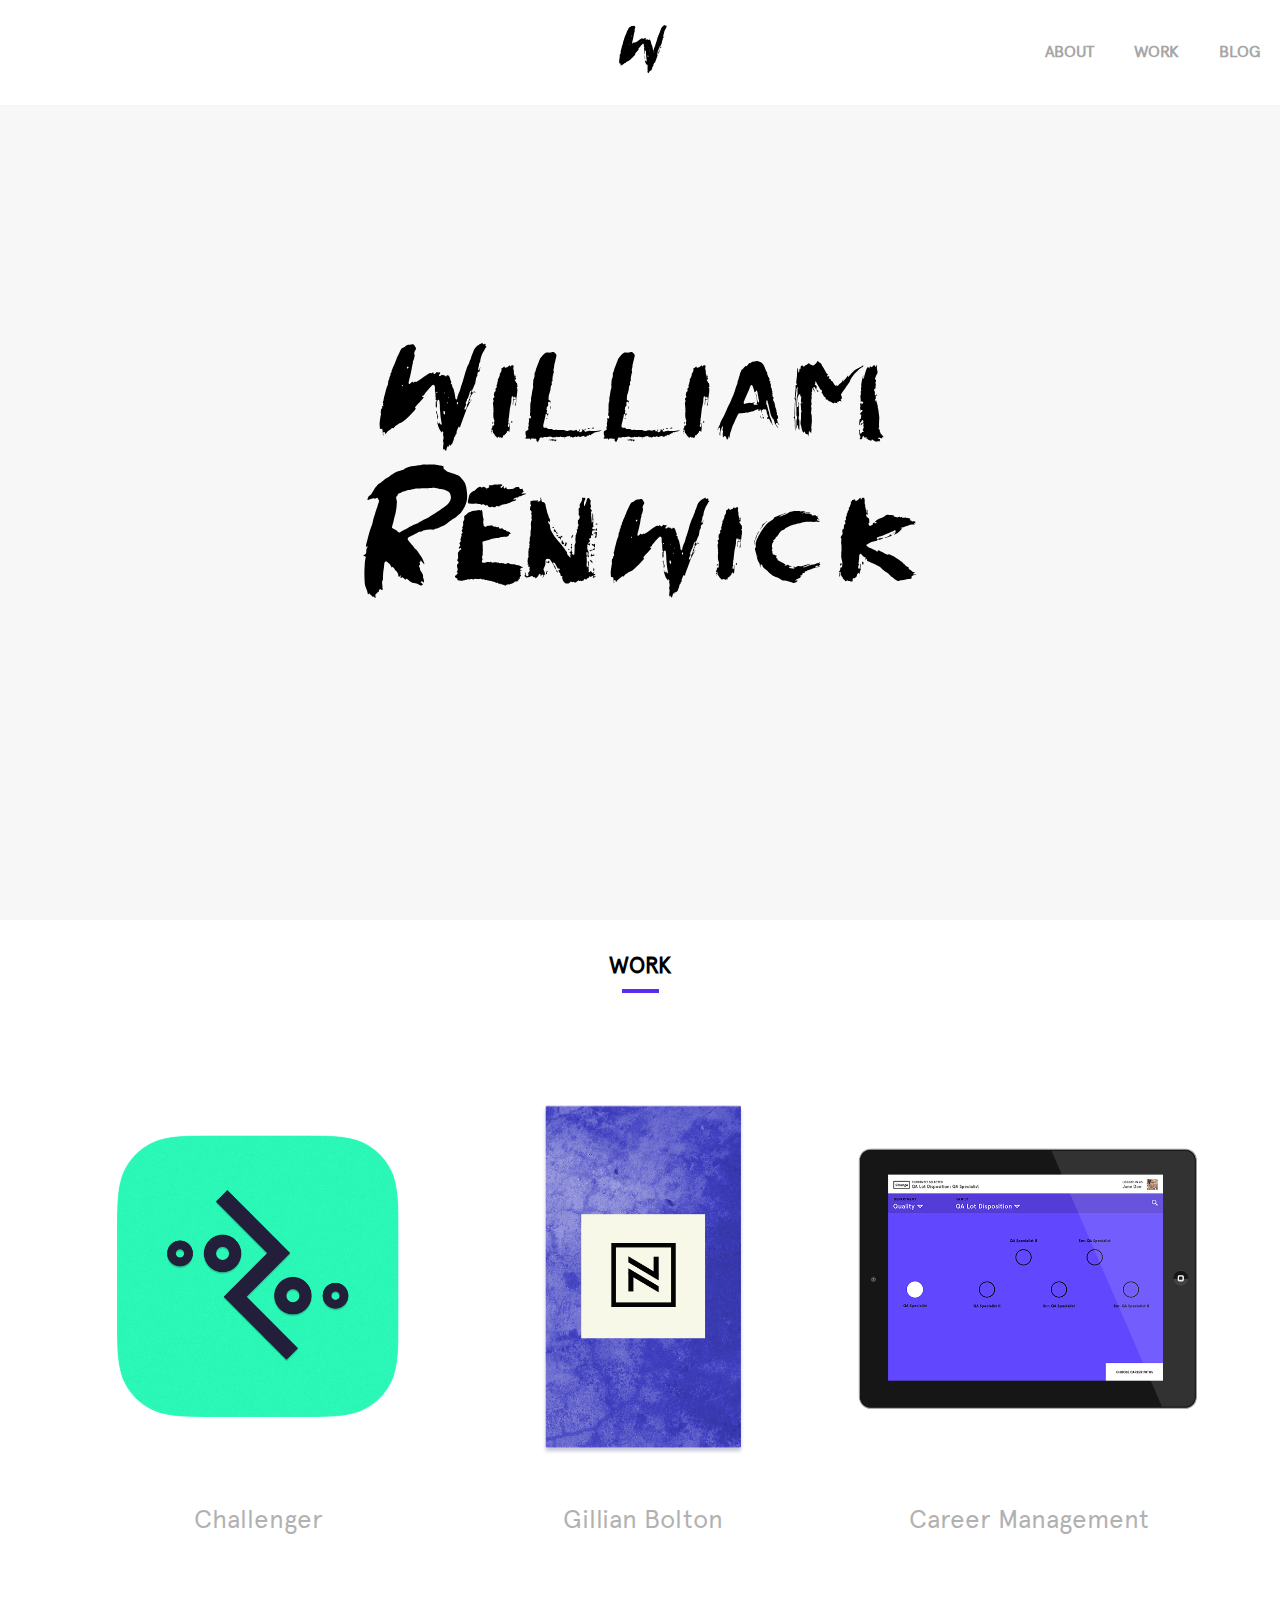
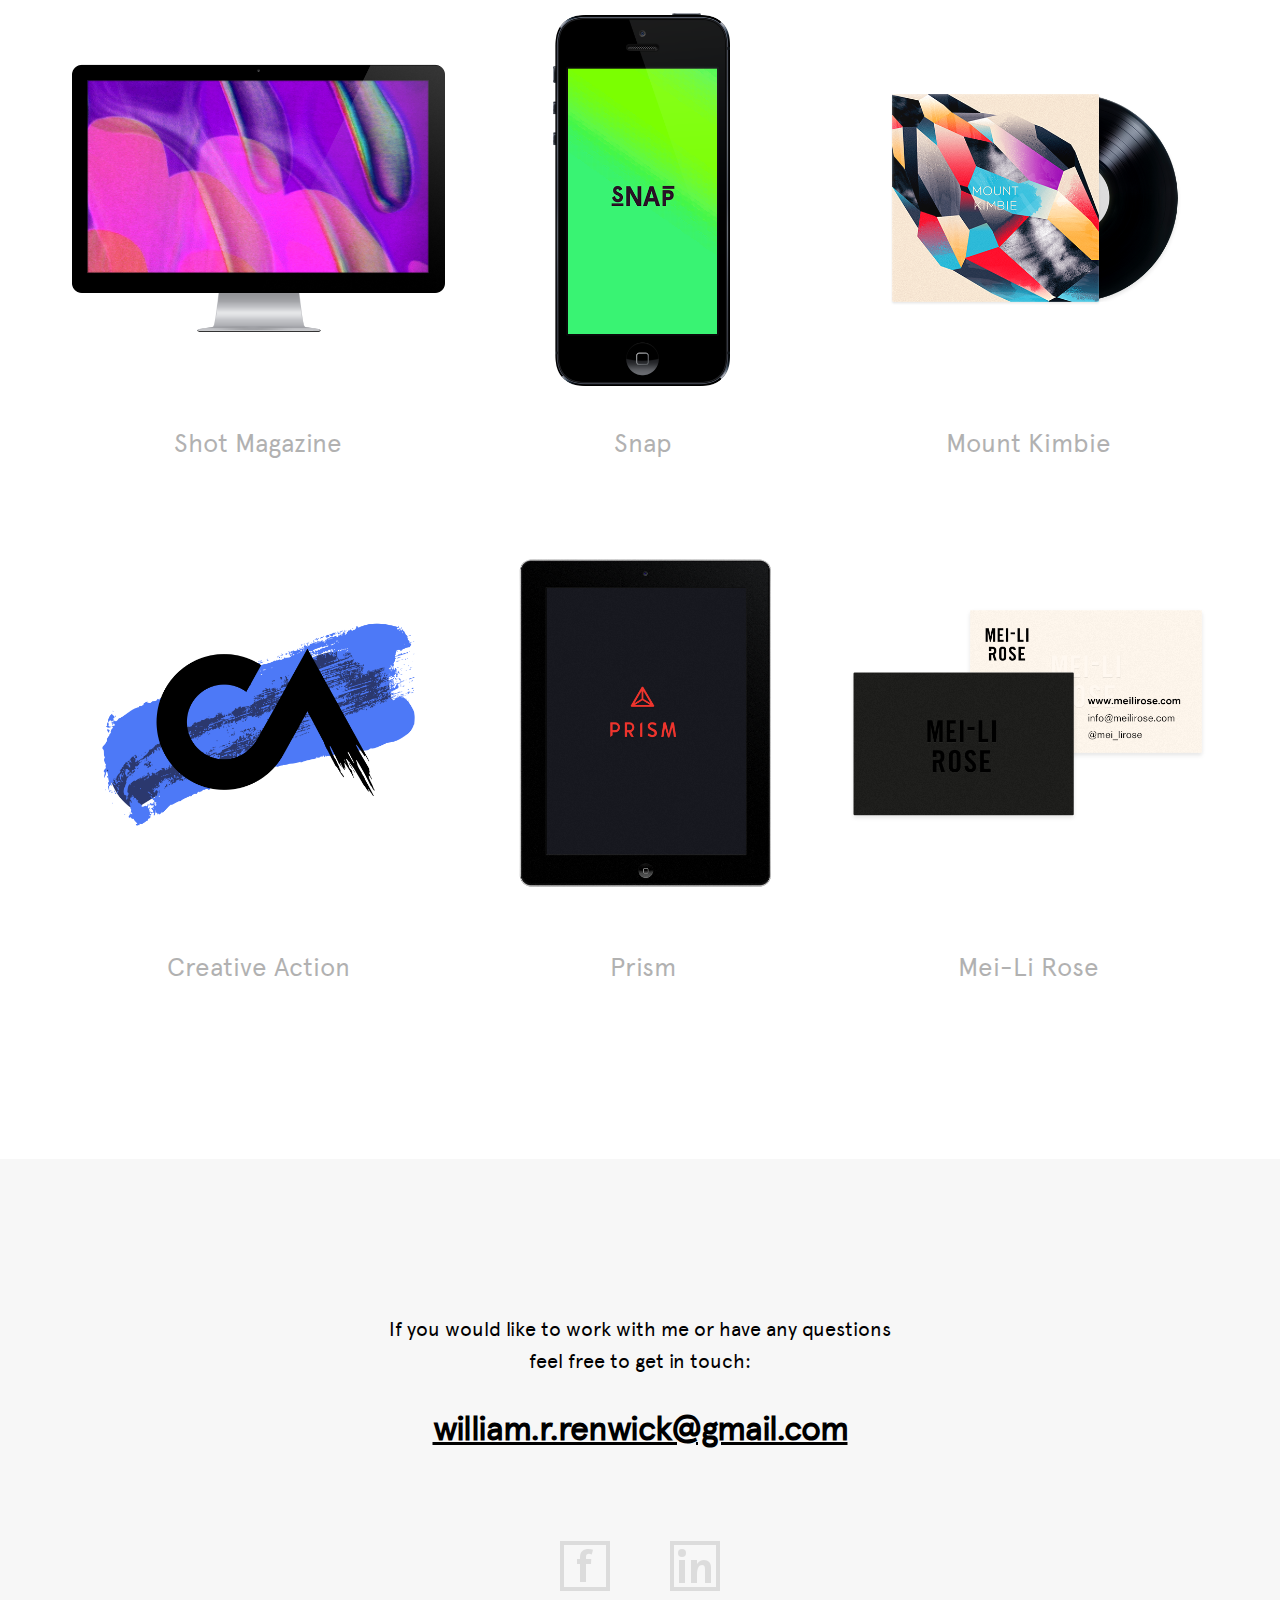
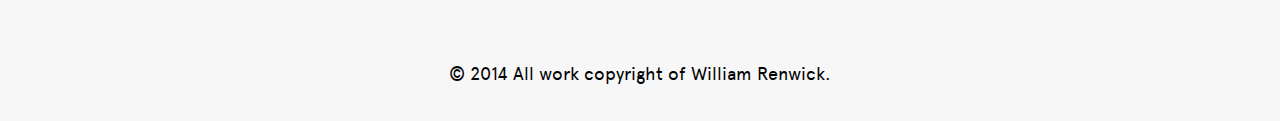
<file: index.html>
<!doctype html>
<html>
	<head>

		<meta charset="utf-8"/>
		<title>William Renwick, Designer</title>
		<link rel='stylesheet' href='css/desktop.css' />
		<link rel='stylesheet' href='css/reset.css' />

		<meta name="viewport" content="width=device-width, initial-scale=1">

	</head>

	<body>

		<div id="header" class="clearfix">

			<div id="logoDiv">
     			<img src="img/w-icon.svg" class="logoImg">
    		</div>



			<nav class="nav" class="clearfix">
				<ul class="nav-list" class="clearfix">
					<li class="nav-item" id="about" /><a href="pages/about.html">About</a></li>
					<li class="nav-item" id="work"><a>Work</a></li>
					<li class="nav-item"><a href="http://williamrenwickdesign.tumblr.com/">Blog</a></li>
				</ul>
			</nav>


		</div>

		<div id="showcase">
			<div id="button">
				<a href="pages/about.html">About Me</a>
			</div>
		</div>

		<div class="projects container">
			<div class="titlewrap">
				<div id="workTitle">
					Work
				</div>
				<div class="titleunderline"></div>
			</div>
				<div id="wrap">
					<div class="section group">
						<div class="col span_1_of_3 span_1_of_2">
							<a href="projects/challenge.html">
								<div class="projectImage">
									<img src="img/8.png"/>
								</div>
								<div class="title">
									Challenger
								</div>
							</a>
						</div>
						<div class="col span_1_of_3 span_1_of_2">
							<a href="projects/gb.html">
								<div class="projectImage">
									<img src="img/9.png"/>
								</div>
								<div class="title">
									Gillian Bolton
								</div>
							</a>
						</div>
						<div class="col span_1_of_3 span_1_of_2">
							<a href="projects/cms.html">
								<div class="projectImage">
									<img src="img/7.png"/>
								</div>
								<div class="title">
									Career Management
								</div>
							</a>
						</div>
						<div class="col span_1_of_3 span_1_of_2">
							<a href="projects/shot.html">
								<div class="projectImage">
									<img src="img/1.png"/>
								</div>
								<div class="title">
									Shot Magazine
								</div>
							</a>
						</div>
						<div class="col span_1_of_3 span_1_of_2">
							<a href="projects/snap.html">
								<div class="projectImage">
									<img src="img/2.png"/>
								</div>
								<div class="title">
									Snap
								</div>
							</a>
						</div>
						<div class="col span_1_of_3 span_1_of_2">
							<a href="projects/mount.html">
								<div class="projectImage">
									<img src="img/3.png"/>
								</div>
								<div class="title">
									Mount Kimbie
								</div>
							</a>
						</div>
						<div class="col span_1_of_3 span_1_of_2">
							<a href="projects/ca.html">
								<div class="projectImage">
									<img src="img/5.png"/>
								</div>
								<div class="title">
									Creative Action
								</div>
							</a>
						</div>
						<div class="col span_1_of_3 span_1_of_2">
							<a href="projects/prism.html">
								<div class="projectImage">
									<img src="img/4.png"/>
								</div>
								<div class="title">
									Prism
								</div>
							</a>
						</div>
						<div class="col span_1_of_3 span_1_of_2">
							<a href="projects/mei.html">
								<div class="projectImage">
									<img src="img/6.png"/>
								</div>
								<div class="title">
									Mei-Li Rose
								</div>
							</a>
						</div>
					</div>
				</div>
			</div>
			<div class="footer container">
				<div class="contact">
					<div class="info">
						<p>If you would like to work with me or have any questions feel free to get in touch:</p> <p><a>william.r.renwick@gmail.com</a></p>
					</div>
					<div id="linkicons">
						<ul class="icons">
							<li class="icon-item" id="facebook" /><a href="http://www.facebook.com/william.renwick"><img src="img/facebook.svg" alt="Facebook" /></a></li>
							<li class="icon-item" id="linkedin"><a href="http://http://www.linkedin.com/pub/william-renwick/37/6b2/934"><img src="img/linkedin.svg" alt="Linkedin" /></a></li>
						</ul>
					</div>
					<div class="copyright">
						<p>© 2014 All work copyright of William Renwick.</p>
					</div>
				</div>
			</div>
		<script src="http://code.jquery.com/jquery-1.10.1.min.js"></script>
		<script src="js/jquery-ui-1.10.4.custom.min.js"></script>
		<script src="js/jquery-scrollTo.js"></script>

		<script>
		$(function() {
			var resizeShowcaseDiv = function() {
				$("#showcase").height($(window).height());
			};

			resizeShowcaseDiv();
			$(window).on("resize", resizeShowcaseDiv);
		});

		$("#button").click(function(){
     		window.location=$(this).find("a").attr("href");
     		return false;
		});

		$(function() {
			$(document).scroll(function(){
		    	$('#showcase').toggleClass('scrolled', $(this).scrollTop() > 20, 200);
		 	});
		});

		$(document).scroll(function(){
		     $('#header').toggleClass('scrolled', $(this).scrollTop() > 105);
		 });

		function getHeaderHeight() {
			return $("#header").outerHeight();
		}

		$('#about').click(function(){
			$('body').scrollTo('#me', 600, { offset: -(getHeaderHeight() - 1) });
		});

		$('#work').click(function(){
			$('body').scrollTo('#workTitle', 600, { offset: -getHeaderHeight() });
		});

		(function () {

		    // Create mobile element
		    var mobile = document.createElement('div');
		    mobile.className = 'nav-mobile';
		    document.querySelector('.nav').appendChild(mobile);

		    // hasClass
		    function hasClass(elem, className) {
		        return new RegExp(' ' + className + ' ').test(' ' + elem.className + ' ');
		    }

		    // toggleClass
		    function toggleClass(elem, className) {
		        var newClass = ' ' + elem.className.replace(/[\t\r\n]/g, ' ') + ' ';
		        if (hasClass(elem, className)) {
		            while (newClass.indexOf(' ' + className + ' ') >= 0) {
		                newClass = newClass.replace(' ' + className + ' ', ' ');
		            }
		            elem.className = newClass.replace(/^\s+|\s+$/g, '');
		        } else {
		            elem.className += ' ' + className;
		        }
		    }

		    // Mobile nav function
		    var mobileNav = document.querySelector('.nav-mobile');
		    var toggle = document.querySelector('.nav-list');

		    mobileNav.onclick = function () {
		        toggleClass(this, 'nav-mobile-open');
		        toggleClass(toggle, 'nav-active');
		    };
		})();


		</script>


	</body>
</html>
</file>
<file: css/desktop.css>
.clearfix:before,
.clearfix:after {
    content: " ";
    display: table;
}
.clearfix:after {
    clear: both;
}
.clearfix {
    zoom: 1; /* For IE 6/7 (trigger hasLayout) */
}
body{
	margin: 0;
	padding: 0;
	text-rendering: optimizeLegibility;
}
@font-face {
  font-family: "Apercu";
  src: url("type/apercu-webfont.eot");
  src: local("☺"),
    url("type/apercu-webfont.woff") format("woff"),
    url("type/apercu-webfont.otf") format("opentype"),
    url("type/apercu-webfont.svg#apercu-webfont") format("svg");
  }

::selection {
  background: #5a2bf1;
  color: black;
  text-shadow: none;
}
::-moz-selection {
  background: #5a2bf1;
  color: black;
  text-shadow: none;
}
.logoImg{
	width: 76px;
	float: left;
	height: 49px;
    left: 50%;
    margin-left: -35px;
    position: relative;
}
#logoDiv{
	float:left;
	position:absolute;
	width:100%;
	height:40px;
	text-align:center;
}
#title h1 {
 	text-align: center;
}
.nav {
	position:relative;
	float:right;
	display:inline-block;
	font-size:16px;
	cursor: pointer;
	font-weight:600;
	margin-top: 6px;
	-webkit-font-smoothing: antialiased;
}
.nav-list {
	font-family: apercu;
	text-decoration: none;
	text-transform: uppercase;

}
.nav-item {
	float:left;
	display:inline;
	zoom:1;
}
.nav-item a {
	display:block;
	padding:13px 20px;
	color:#a6a6a6;
	background:#fff;
	text-decoration: none;
}
.nav-item a:hover {
	color: #5a2bf1;
}
/* Mobile Navigation */
.nav-mobile {
	background:#fff url(../img/nav.svg) no-repeat center center;
	display:none; /* Hide from browsers that don't support media queries */
	cursor:pointer;
	position:absolute;
	top:0;
	right:10px;
	height:40px;
	width:40px;
}
.nav-mobile:hover {
	background:#fff url(../img/navhov.svg) no-repeat center center;

}
.nav-mobile-open {
	background:#fff url(../img/navhov.svg) no-repeat center center;
}
.centered-btns_nav {
  z-index: 30;
  position: absolute;
  -webkit-tap-highlight-color: rgba(0,0,0,0);
  left: 0;
  opacity: 0.7;
  text-indent: -9999px;
  overflow: hidden;
  text-decoration: none;
  height: 744px;
  width: 40px;

}
.centered-btns_nav:active {
  opacity: 1.0;
}
.centered-btns_nav.next {
  left: auto;
  background-position: right top;
  right: 0;
}
.centered-btns_nav:focus {
  outline: none;
}
.centered-btns_tabs {
  margin-top: 73%;
  text-align: center;
}
.centered-btns_tabs li {
  display: inline;
  float: none;
  float: left;
  margin-right: 7px;
}
.centered-btns_tabs a{
  text-indent: -9999px;
  overflow: hidden;
  -webkit-border-radius: 15px;
  -moz-border-radius: 15px;
  border-radius: 15px;
  background: #666;
  background: rgba(0,0,0, .1);
  display: inline-block;
  _display: block;
  *display: block;
  width: 11px;
  height: 11px;
}

.centered-btns_here a{
  background: #222;
  background: rgba(0,0,0, .8);
}

/* Content*/
#button a:link, #button a:active, #button a:visited {
    color: #fff;
}
#button:hover a {
	color: #5a2bf1;
}
a {
	text-decoration: none;
}
.projects {
	background-color: #fff;
}
.titlewrap{
	margin: 0 auto;
	padding-bottom: 55px;
	padding-top: 35px;
}
#workTitle {
	font-family: Apercu;
	font-size: 22px;
	font-weight: 600;
	color: #000;
	text-align: center;
	text-transform: uppercase;
	padding-bottom: 12px;
}
.titleunderline {
	width:37px;
	height:4px;
	background:#5a2bf1;
	margin: 0 auto;
}
#wrap {
	overflow: hidden;
	margin: 30px auto;
	max-width: 1600px;
	padding: 0 60px;
}
.title {
	font-family: apercu;
	text-align: center;
	color: #000;
	opacity: 0.3;
	-webkit-transition: all 0.2s ease-in-out;
    -moz-transition: all 0.2s ease-in-out;
    -o-transition: all 0.2s ease-in-out;
    transition: all 0.2s ease-in-out;
}
/*  SECTIONS  */
.section {
	clear: both;
	padding: 0px;
	margin: 0 0 80px 0;
}
.col:last-child {
	right: 0;
}
.col img {
	width: 100%;
}
.projectImage {
	position: relative;
	width: 100%;
	bottom: 0;
	-webkit-transition: all 0.2s ease-in-out;
    -moz-transition: all 0.2s ease-in-out;
    -o-transition: all 0.2s ease-in-out;
    transition: all 0.2s ease-in-out;
    position: relative;
}
/*  GROUPING  */
.group:before,
.group:after {
	content:"";
	display:table;
}
.group:after {
	clear:both;
}
.group {
    zoom:1; /* For IE 6/7 */
}

.col:hover .title {
	opacity: 1;
}
.col:hover .projectImage {
	cursor: pointer;
	bottom: 5px;
}
.footer {
	background-size: cover;
	background-repeat: no-repeat;
	background-position:center;
	background-color: #f7f7f7;
	padding: 5% 0 3% 0;
	color: #000;
}
#linkicons {
	margin: 0 auto 4%;
	width: 220px;
}
.icons {
	display: inline-block;
  	-webkit-user-select:none;
    -moz-user-select:none;
    -ms-user-select:none;
    user-select:none;
}
.icon-item {
	display: inline;
	overflow:hidden;
	width: 50px;
	height: 50px;
	margin: 20px 30px;
	opacity: 0.1;
  	float: left;
}
.icon-item:hover {
	opacity: 1;
	cursor: pointer;
}

.copyright {
	font-family: apercu;
	font-size: 18px;
	font-weight: 400;
	text-align: center;
}

/*------------------------------------*\
    Media Queries
\*------------------------------------*/
@media only screen and (min-width: 1025px) {


	#header {
		margin-right: auto;
		margin-left: auto;
		position: fixed;
		min-height: 45px;
		height: 80px;
		width: 100%;
		top: 0;
		background-color: #fff;
		z-index: 11;
		padding: 25px 0 0 0;
		box-shadow: 0px 1px 0px #f3f3f3;
	}
	#header.scrolled {
		margin-right: auto;
		margin-left: auto;
		position: fixed;
		height: 50px;
		width: 100%;
		top: 0;
		background-color: #fff;
		z-index: 11;
		padding: 12px 0 12px 0;
		box-shadow: 0px 1px 0px #f3f3f3;
		-webkit-transition-duration: 0.1s;
    	-moz-transition-duration: 0.1s;
    	transition-duration: 0.1s;
	}
	#showcase {
		width: 100%;
		margin-top: 20px;
		background-color: #f7f7f7;
		overflow: hidden;
		background-image: url(../img/Name.svg);
		background-position: center;
		background-repeat: no-repeat;
		background-size: 80%;
	}
	#showcase.scrolled {
		background-image: url(../img/Namehov.svg);
		background-color: #5a2bf1;
		background-repeat: repeat;
		background-size: 26%;
	}
	#button {
		border:2px solid #fff;
		background-color: #5a2bf1;
		padding:10px 20px;
		width: 100px;
		border-radius: 3px;
		margin: 60px auto 0;
		letter-spacing: 1px;
		-webkit-transition-duration: 0.2s;
    	-moz-transition-duration: 0.2s;
    	transition-duration: 0.2s;
    	 -webkit-user-select:none;
    	-moz-user-select:none;
    	-ms-user-select:none;
    	user-select:none;
    	cursor: pointer;
    	font-family: Apercu;
		font-weight: 400;
		font-size: 16px;
		color: #fff;
		text-align: center;
		text-decoration: none;
		text-transform: uppercase;
		position: relative;
		bottom: -110%;
	}
	#showcase.scrolled #button {
		bottom: -80%;
	}
	#button:hover {
		background-color: #fff;
	}
	.wrap {
		margin: 30px auto;
	}
	.projectImage{
		margin-bottom: 40px;
	}
	.title {
		font-size: 26px;
	}
	.col {
		display: block;
		float:left;
		margin: 1% 0 6% 1%;
	}
	.span_3_of_3 {
		width: 100%;
	}
	.span_2_of_3 {
		width: 66.1%;
	}
	.span_1_of_3 {
		width: 32.2%;
	}
	.info {
		max-width: 512px;
		text-align: center;
		margin: 7% auto 5%;
	}
	.info p{
		font-family: apercu;
		font-size: 20px;
		font-weight: 100;
		margin-bottom: 5%;
		line-height: 1.6;
	}
	.info a{
		font-family: apercu;
		font-size: 34px;
		font-weight: 600;
		text-decoration: underline;
		letter-spacing: -1px;
		color: #000;
	}
}
@media only screen and (min-width: 769px) and (max-width: 1024px) {



	#header {
		margin-right: auto;
		margin-left: auto;
		position: fixed;
		min-height: 45px;
		height: 80px;
		width: 100%;
		top: 0;
		background-color: #fff;
		z-index: 11;
		padding: 25px 0 0 0;
		box-shadow: 0px 1px 0px #f3f3f3;
	}
	#header.scrolled {
		margin-right: auto;
		margin-left: auto;
		position: fixed;
		height: 50px;
		width: 100%;
		top: 0;
		background-color: #fff;
		z-index: 11;
		padding: 12px 0 12px 0;
		box-shadow: 0px 1px 0px #f3f3f3;
		-webkit-transition-duration: 0.1s;
    	-moz-transition-duration: 0.1s;
    	transition-duration: 0.1s;
	}
	#showcase {
		width: 100%;
		margin-top: 20px;
		background-color: #f7f7f7;
		overflow: hidden;
		background-size: 80%;
		background-image: url(../img/Name.svg);
		background-position: center;
		background-repeat: no-repeat;
	}
	#showcase.scrolled {
		background-image: url(../img/Namehov.svg);
		background-color: #5a2bf1;
		background-repeat: repeat;
		background-size: 40%;
	}
	#button {
		border:2px solid #fff;
		background-color: #5a2bf1;
		padding:10px 20px;
		width: 100px;
		border-radius: 3px;
		margin: 60px auto 0;
		letter-spacing: 1px;
		-webkit-transition-duration: 0.2s;
    	-moz-transition-duration: 0.2s;
    	transition-duration: 0.2s;
    	 -webkit-user-select:none;
    	-moz-user-select:none;
    	-ms-user-select:none;
    	user-select:none;
    	cursor: pointer;
    	font-family: Apercu;
		font-weight: 400;
		font-size: 16px;
		color: #fff;
		text-align: center;
		text-decoration: none;
		text-transform: uppercase;
		position: relative;
		bottom: -110%;
	}
	#showcase.scrolled #button {
		bottom: -80%;
	}
	#button:hover {
		background-color: #fff;
	}
	.wrap {
		margin: 30px auto;
	}
	.projectImage{
		margin-bottom: 40px;
	}
	.title {
		font-size: 22px;
	}
	.col {
		display: block;
		float:left;
		margin: 1% 0 6% 1%;
	}
	.span_3_of_3 {
		width: 100%;
	}
	.span_2_of_3 {
		width: 66.1%;
	}
	.span_1_of_3 {
		width: 32.2%;
	}
	.info {
		max-width: 512px;
		text-align: center;
		margin: 7% auto 5%;
	}
	.info p{
		font-family: apercu;
		font-size: 20px;
		font-weight: 100;
		margin-bottom: 5%;
		line-height: 1.6;
	}
	.info a{
		font-family: apercu;
		font-size: 34px;
		font-weight: 600;
		text-decoration: underline;
		color: #000;
		letter-spacing: -1px;
	}
	.copyright {
		font-family: apercu;
		font-size: 18px;
		font-weight: 400;
		text-align: center;
	}
}

@media only screen and (min-width: 569px) and (max-width: 768px) {



	#header {
		margin-right: auto;
		margin-left: auto;
		position: fixed;
		min-height: 45px;
		height: 65px;
		width: 100%;
		top: 0;
		background-color: #fff;
		z-index: 11;
		padding: 10px 0 0 0;
		box-shadow: 0px 1px 0px #f3f3f3;
	}
	.nav-mobile {
		display:block;
	}
	.nav {
		width:100%;
		padding:39px 0 0;
	}
	.nav-list {
		display:none;
	}
	.nav-item {
		width:100%;
		float:none;
	}
	.nav-item a {
		background:#fff;
		padding:20px;
		text-align: center;
	}
	.nav-item a:hover {
		background:#f7f7f7;
	}
	.nav-active {
		display:block;
		margin-top: 20px;
	}
	.nav-mobile-open {

	}
	#showcase {
		width: 100%;
		margin-top: 20px;
		background-color: #f7f7f7;
		overflow: hidden;
		background-size: 80%;
		background-image: url(../img/Name.svg);
		background-position: center;
		background-repeat: no-repeat;
	}
	#showcase.scrolled {
		background-image: url(../img/Namehov.svg);
		background-color: #5a2bf1;
		background-repeat: repeat;
		background-size: 40%;
	}
	#showcase.scrolled #button {
		bottom: -80%;
	}
	#button {
		background-image: url(../img/more.svg);
		width: 40px;
		height: 40px;
		margin: 60px auto 0;
		letter-spacing: 1px;
		background-repeat: no-repeat;
		overflow:hidden;
  		text-indent:100%;
  		white-space:nowrap;
    	cursor: pointer;
		position: relative;
		bottom: -110%;
		-webkit-transition-duration: 0.2s;
    	-moz-transition-duration: 0.2s;
    	transition-duration: 0.2s;
    	 -webkit-user-select:none;
    	-moz-user-select:none;
    	-ms-user-select:none;
    	user-select:none;
	}
	#button:hover {
		background-image: url(../img/morehov.svg);
	}
	.wrap {
		margin: 30px auto;
	}
	.projectImage{
		margin-bottom: 10px;
	}
	.title {
		font-size: 20px;
	}
	.col {
		margin: 1% 0 5% 0%;
		padding-left: 2%;
		display: block;
		float:left;
	}
	.span_2_of_2 {
		width: 48%;
	}
	.span_1_of_2 {
		width: 48%;
	}
	.info {
		max-width: 450px;
		text-align: center;
		margin: 7% auto 8%;
	}
	.info p{
		font-family: apercu;
		font-size: 20px;
		font-weight: 100;
		margin-bottom: 5%;
		line-height: 1.6;
	}
	.info a{
		font-family: apercu;
		font-size: 28px;
		font-weight: 600;
		text-decoration: underline;
		color: #000;
		letter-spacing: -1px;
	}
	.copyright {
		font-family: apercu;
		font-size: 16px;
		font-weight: 400;
		text-align: center;
	}
	#linkicons {
		margin: 0 auto 8%;
		width: 220px;
	}

}

@media only screen and (min-width: 401px) and (max-width: 568px) {

	#header {
		margin-right: auto;
		margin-left: auto;
		position: fixed;
		min-height: 45px;
		height: 65px;
		width: 100%;
		top: 0;
		background-color: #fff;
		z-index: 11;
		padding: 10px 0 0 0;
		box-shadow: 0px 1px 0px #f3f3f3;
	}
	.nav-mobile {
		display:block;
	}
	.nav {
		width:100%;
		padding:39px 0 0;
	}
	.nav-list {
		display:none;
	}
	.nav-item {
		width:100%;
		float:none;
	}
	.nav-item a {
		background:#fff;
		padding:20px;
		text-align: center;
	}
	.nav-item a:hover {
		background:#f7f7f7;
	}
	.nav-active {
		display:block;
		margin-top: 20px;
	}
	.nav-mobile-open {

	}
	#showcase {
		width: 100%;
		margin-top: 20px;
		background-color: #f7f7f7;
		overflow: hidden;
		background-size: 80%;
		background-image: url(../img/Name.svg);
		background-position: center;
		background-repeat: no-repeat;
	}
	#showcase.scrolled {
		background-image: url(../img/Namehov.svg);
		background-color: #5a2bf1;
		background-repeat: repeat;
		background-size: 40%;
	}
	#showcase.scrolled #button {
		bottom: -80%;
	}
	#button {
		background-image: url(../img/more.svg);
		width: 40px;
		height: 40px;
		margin: 60px auto 0;
		letter-spacing: 1px;
		background-repeat: no-repeat;
		overflow:hidden;
  		text-indent:100%;
  		white-space:nowrap;
    	cursor: pointer;
		position: relative;
		bottom: -110%;
		-webkit-transition-duration: 0.2s;
    	-moz-transition-duration: 0.2s;
    	transition-duration: 0.2s;
    	 -webkit-user-select:none;
    	-moz-user-select:none;
    	-ms-user-select:none;
    	user-select:none;
	}
	#button:hover {
		background-image: url(../img/morehov.svg);
	}
	.wrap {
		margin: 0 auto;
	}
	.projectImage{
		margin-bottom: 2%;
	}
	.title {
		font-size: 20px;
		margin-bottom: 20%;
	}
	.info {
		max-width: 300px;
		text-align: center;
		margin: 7% auto 8%;
	}
	.info p{
		font-family: apercu;
		font-size: 18px;
		font-weight: 100;
		margin-bottom: 5%;
		line-height: 1.6;
	}
	.info a{
		font-family: apercu;
		font-size: 20px;
		font-weight: 600;
		text-decoration: underline;
		color: #000;
		letter-spacing: -1px;
	}
	.copyright {
		font-family: apercu;
		font-size: 14px;
		font-weight: 400;
		text-align: center;
	}
	#linkicons {
		margin: 0 auto 8%;
		width: 220px;
	}

}

@media only screen and (min-width: 100px) and (max-width: 400px) {
	#header {
		margin-right: auto;
		margin-left: auto;
		position: fixed;
		min-height: 45px;
		height: 65px;
		width: 100%;
		top: 0;
		background-color: #fff;
		z-index: 11;
		padding: 10px 0 0 0;
		box-shadow: 0px 1px 0px #f3f3f3;
	}
	.nav-mobile {
		display:block;
	}
	.nav {
		width:100%;
		padding:39px 0 0;
	}
	.nav-list {
		display:none;
	}
	.nav-item {
		width:100%;
		float:none;
	}
	.nav-item a {
		background:#fff;
		padding:20px;
		text-align: center;
	}
	.nav-item a:hover {
		background:#f7f7f7;
	}
	.nav-active {
		display:block;
		margin-top: 20px;
	}
	.nav-mobile-open {

	}
	#showcase {
		width: 100%;
		margin-top: 20px;
		background-color: #f7f7f7;
		overflow: hidden;
		background-size: 80%;
		background-image: url(../img/Name.svg);
		background-position: center;
		background-repeat: no-repeat;
	}
	#showcase.scrolled {
		background-image: url(../img/Namehov.svg);
		background-color: #5a2bf1;
		background-repeat: repeat;
		background-size: 40%;
	}
	#showcase.scrolled #button {
		bottom: -80%;
	}
	#button {
		background-image: url(../img/more.svg);
		width: 40px;
		height: 40px;
		margin: 60px auto 0;
		letter-spacing: 1px;
		background-repeat: no-repeat;
		overflow:hidden;
  		text-indent:100%;
  		white-space:nowrap;
    	cursor: pointer;
		position: relative;
		bottom: -110%;
		-webkit-transition-duration: 0.2s;
    	-moz-transition-duration: 0.2s;
    	transition-duration: 0.2s;
    	 -webkit-user-select:none;
    	-moz-user-select:none;
    	-ms-user-select:none;
    	user-select:none;
	}
	#button:hover {
		background-image: url(../img/morehov.svg);
	}
	.wrap {
		margin: 0 auto;
	}
	.projectImage{
		margin-bottom: 2%;
	}
	.title {
		font-size: 20px;
		margin-bottom: 40%;
	}
	.info {
		max-width: 300px;
		text-align: center;
		margin: 7% auto 8%;
	}
	.info p{
		font-family: apercu;
		font-size: 18px;
		font-weight: 100;
		margin-bottom: 5%;
		line-height: 1.6;
	}
	.info a{
		font-family: apercu;
		font-size: 20px;
		font-weight: 600;
		text-decoration: underline;
		color: #000;
		letter-spacing: -1px;
	}
	.copyright {
		font-family: apercu;
		font-size: 14px;
		font-weight: 400;
		text-align: center;
	}
	#linkicons {
		margin: 0 auto 8%;
		width: 220px;
	}

}
</file>
